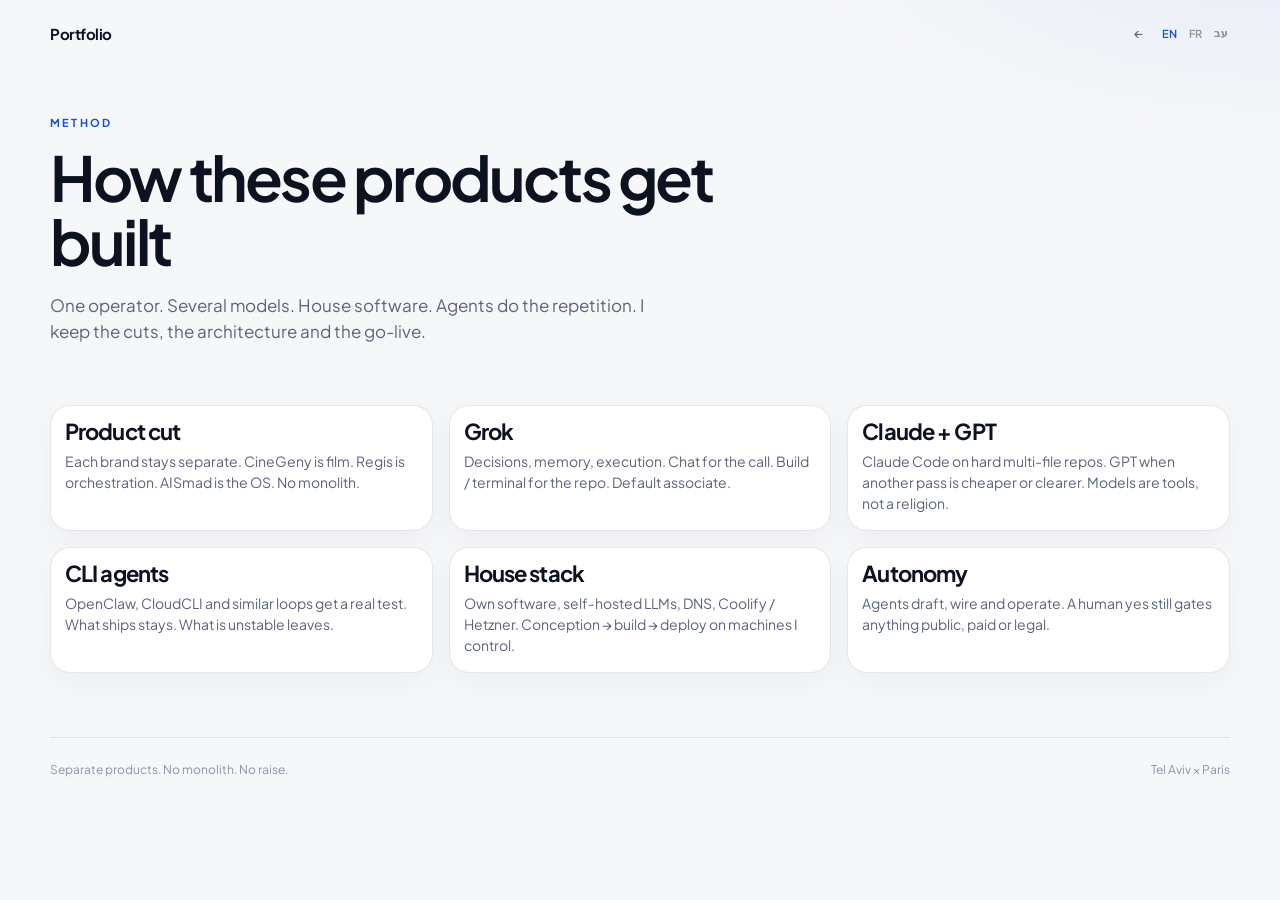
<file: method.html>
<!DOCTYPE html>
<html lang="en">
<head>
  <meta charset="utf-8">
  <meta name="viewport" content="width=device-width, initial-scale=1">
  <title>How I build — Portfolio</title>
  <meta name="theme-color" content="#f6f7f9">
  <link rel="preconnect" href="https://fonts.googleapis.com">
  <link rel="preconnect" href="https://fonts.gstatic.com" crossorigin>
  <link href="https://fonts.googleapis.com/css2?family=Plus+Jakarta+Sans:wght@400;500;600;700&display=swap" rel="stylesheet">
  <link rel="stylesheet" href="style.css">
</head>
<body>
  <div class="wrap">
    <header>
      <a class="mark" data-home href="index.html">Portfolio</a>
      <div class="nav-right">
        <a class="nav-link" data-home href="index.html">←</a>
        <div class="lang" role="group">
          <button type="button" data-lang="en">EN</button>
          <button type="button" data-lang="fr">FR</button>
          <button type="button" data-lang="he">עב</button>
        </div>
      </div>
    </header>
    <div class="hero">
      <p class="kicker" data-i="methodKicker"></p>
      <h1 data-i="methodTitle"></h1>
      <p class="lead" data-i="methodLead"></p>
    </div>
    <section id="steps"></section>
    <footer><div data-i="footerL"></div><div>Tel Aviv × Paris</div></footer>
  </div>
  <script src="app.js"></script>
  <script>window.DEMOS_PAGE="method";window.DEMOS_BOOT()</script>
</body>
</html>
</file>
<file: style.css>
:root {
  --bg: #f6f7f9;
  --paper: #ffffff;
  --ink: #0d1220;
  --muted: #5b6578;
  --faint: #8b93a3;
  --line: rgba(15, 28, 56, 0.1);
  --blue: #1a4fd8;
  --blue-2: #0e3cb8;
  --blue-soft: rgba(26, 79, 216, 0.08);
  --silver: linear-gradient(135deg, #f4f6f8 0%, #c9d0d8 42%, #eef1f4 58%, #aeb6c0 100%);
  --silver-border: #c5ccd6;
  --sans: "Plus Jakarta Sans", "Segoe UI", system-ui, sans-serif;
  --radius: 20px;
}
* { box-sizing: border-box; margin: 0; padding: 0; }
html, body { background: var(--bg); color: var(--ink); }
body {
  font-family: var(--sans);
  min-height: 100vh;
  -webkit-font-smoothing: antialiased;
  background:
    radial-gradient(900px 420px at 100% -10%, rgba(26,79,216,.08), transparent 55%),
    var(--bg);
}
a { color: inherit; text-decoration: none; }
button { font: inherit; color: inherit; background: none; border: 0; cursor: pointer; }
.wrap { width: min(1180px, calc(100% - 36px)); margin: 0 auto; }
header {
  display: flex;
  align-items: center;
  justify-content: space-between;
  padding: 22px 0 0;
  gap: 16px;
}
.mark {
  font-size: 15px;
  font-weight: 700;
  letter-spacing: -0.03em;
}
.nav-right { display: flex; align-items: center; gap: 16px; flex-wrap: wrap; }
.nav-link { font-size: 13px; font-weight: 500; color: var(--muted); }
.nav-link:hover { color: var(--blue); }
.lang { display: flex; gap: 8px; font-size: 11px; font-weight: 600; letter-spacing: .12em; text-transform: uppercase; }
.lang button { color: var(--faint); padding: 4px 2px; }
.lang button[aria-pressed=true] { color: var(--blue); }
.hero { padding: 72px 0 52px; max-width: 720px; }
.kicker {
  font-size: 11px;
  font-weight: 700;
  letter-spacing: .2em;
  text-transform: uppercase;
  color: var(--blue);
  margin-bottom: 16px;
}
html[dir=rtl] .kicker { letter-spacing: .06em; }
h1 {
  font-weight: 650;
  letter-spacing: -0.045em;
  font-size: clamp(36px, 6vw, 62px);
  line-height: 1.04;
}
.lead { margin-top: 18px; max-width: 52ch; color: var(--muted); font-size: 17px; line-height: 1.55; }
section { padding: 8px 0 64px; }
.sec-title {
  display: flex;
  align-items: baseline;
  justify-content: space-between;
  gap: 16px;
  margin-bottom: 20px;
  padding-bottom: 12px;
  border-bottom: 1px solid var(--line);
}
.sec-title h2 { font-size: 20px; font-weight: 650; letter-spacing: -0.03em; }
.sec-title p { color: var(--faint); font-size: 12px; font-weight: 600; letter-spacing: .1em; text-transform: uppercase; }
.grid-main, .grid-side, #steps { display: grid; grid-template-columns: repeat(3, 1fr); gap: 16px; }
.card {
  display: flex;
  flex-direction: column;
  padding: 14px 14px 16px;
  background: var(--paper);
  border: 1px solid var(--line);
  border-radius: var(--radius);
  box-shadow: 0 10px 30px rgba(16, 28, 52, .04);
  transition: transform .2s, box-shadow .2s, border-color .2s;
}
a.card:hover {
  transform: translateY(-3px);
  border-color: rgba(26,79,216,.28);
  box-shadow: 0 16px 36px rgba(16, 28, 52, .08);
}
.media {
  display: grid;
  grid-template-columns: 1.4fr .8fr;
  gap: 8px;
  margin-bottom: 14px;
}
.shot, .clip {
  position: relative;
  overflow: hidden;
  border-radius: 14px;
  border: 1px solid var(--silver-border);
  background: var(--silver);
  min-height: 118px;
}
.shot img, .clip video {
  width: 100%;
  height: 100%;
  object-fit: cover;
  display: block;
  position: absolute;
  inset: 0;
}
.ph {
  position: absolute;
  inset: 0;
  display: flex;
  flex-direction: column;
  align-items: flex-start;
  justify-content: flex-end;
  padding: 10px 12px;
  color: #3a4454;
  font-size: 11px;
  font-weight: 650;
}
.ph small { font-weight: 500; color: #5c6778; margin-top: 2px; }
.top { display: flex; justify-content: space-between; align-items: center; margin-bottom: 8px; }
.badge {
  font-size: 10px;
  font-weight: 700;
  letter-spacing: .14em;
  text-transform: uppercase;
  color: var(--blue);
  background: var(--blue-soft);
  border: 1px solid rgba(26,79,216,.16);
  border-radius: 999px;
  padding: 4px 9px;
}
.name { font-size: 26px; font-weight: 700; letter-spacing: -0.04em; line-height: 1.05; }
.card.compact .name { font-size: 22px; }
.blurb { margin-top: 8px; color: var(--muted); font-size: 14px; line-height: 1.5; flex: 1; }
.foot {
  display: flex;
  align-items: center;
  justify-content: space-between;
  gap: 12px;
  margin-top: 14px;
  padding-top: 12px;
  border-top: 1px solid var(--line);
  font-size: 12px;
  color: var(--faint);
}
.go { color: var(--blue); font-weight: 650; white-space: nowrap; }
footer {
  display: flex;
  justify-content: space-between;
  gap: 16px;
  flex-wrap: wrap;
  padding: 24px 0 44px;
  border-top: 1px solid var(--line);
  color: var(--faint);
  font-size: 12px;
}
@media (max-width: 900px) {
  .grid-main, .grid-side, #steps { grid-template-columns: 1fr; }
  .hero { padding: 48px 0 32px; }
  .media { grid-template-columns: 1fr 1fr; }
}
</file>
